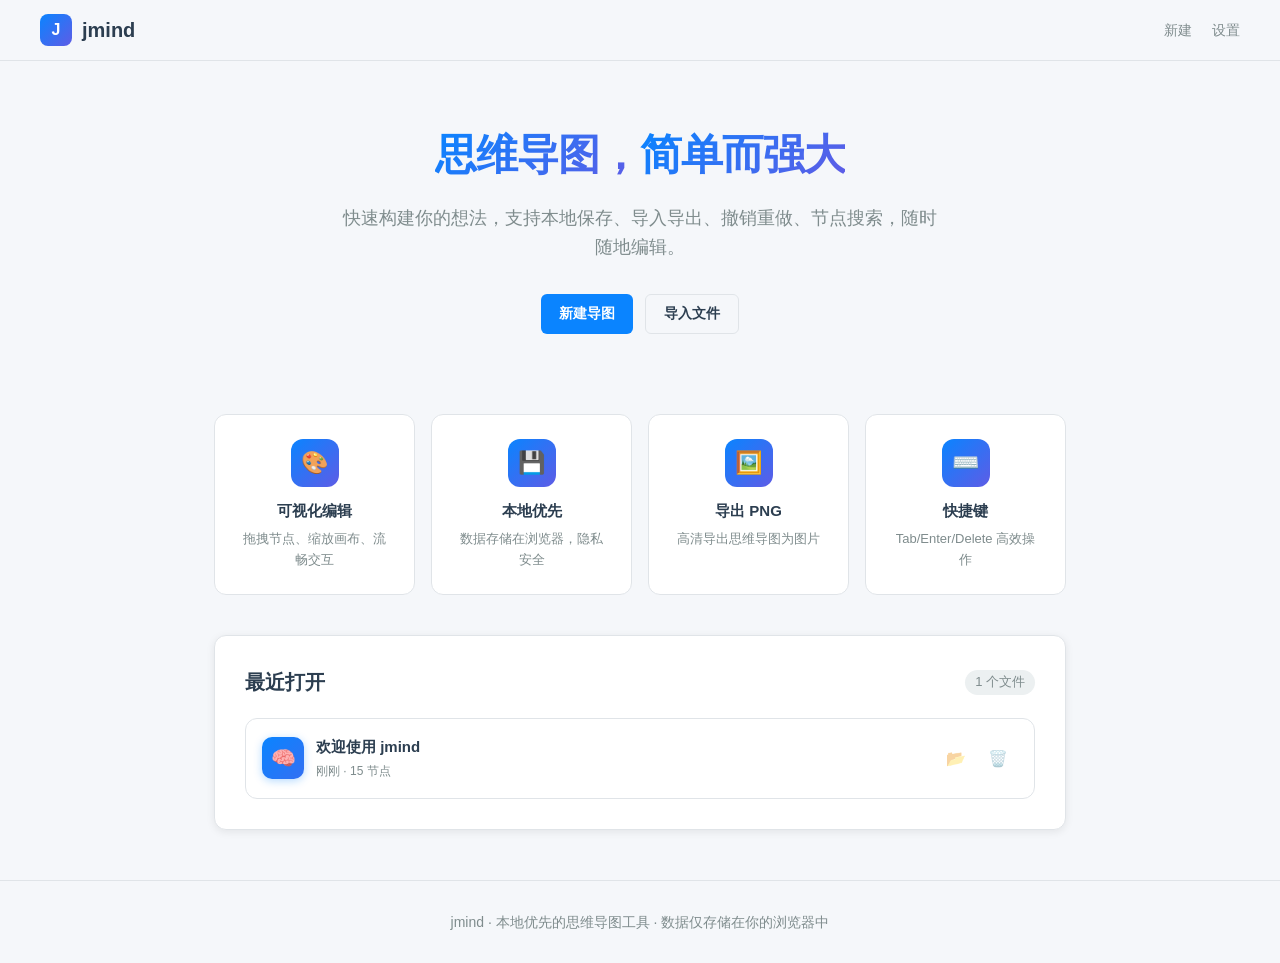
<file: index.html>
<!DOCTYPE html>
<html lang="zh-CN">
<head>
    <meta charset="UTF-8">
    <meta name="viewport" content="width=device-width, initial-scale=1.0">
    <meta name="description" content="jmind - 本地优先的在线思维导图工具，支持拖拽编辑、导出PNG、撤销重做、节点搜索">
    <title>jmind — 思维导图</title>
    <link rel="stylesheet" href="css/common.css?v=1.4.2">
    <link rel="stylesheet" href="css/index.css?v=1.4.2">
    <link rel="icon" href="data:image/svg+xml,<svg xmlns='http://www.w3.org/2000/svg' viewBox='0 0 100 100'><rect width='100' height='100' rx='20' fill='%230A84FF'/><text x='50' y='68' font-size='55' font-weight='bold' fill='white' text-anchor='middle' font-family='sans-serif'>J</text></svg>">
</head>
<body data-i18n-doc-title="index_title">
    <header class="site-header">
        <nav class="container" style="display:flex;align-items:center;justify-content:space-between;padding:14px 0;">
            <a href="index.html" class="logo">
                <span class="logo-icon">J</span> jmind
            </a>
            <div class="nav-links">
                <a href="editor.html" data-i18n="nav_new">新建</a>
                <a href="settings.html" data-i18n="nav_settings">设置</a>
            </div>
        </nav>
    </header>

    <div class="container">
        <section class="hero">
            <h1><span data-i18n="hero_title">思维导图，</span><span data-i18n="hero_title_span">简单而强大</span></h1>
            <p data-i18n="hero_sub">快速构建你的想法，支持本地保存、导入导出、撤销重做、节点搜索，随时随地编辑。</p>
            <div class="hero-actions">
                <button class="btn" id="btn-new" data-i18n="new_map">新建导图</button>
                <button class="btn btn-ghost" id="btn-import" data-i18n="import_file">导入文件</button>
            </div>
        </section>

        <section class="features">
            <div class="feature-card">
                <div class="feature-icon">🎨</div>
                <div class="feature-title" data-i18n="f_visual">可视化编辑</div>
                <div class="feature-desc" data-i18n="f_visual_desc">拖拽节点、缩放画布、流畅交互</div>
            </div>
            <div class="feature-card">
                <div class="feature-icon">💾</div>
                <div class="feature-title" data-i18n="f_local">本地优先</div>
                <div class="feature-desc" data-i18n="f_local_desc">数据存储在浏览器，隐私安全</div>
            </div>
            <div class="feature-card">
                <div class="feature-icon">🖼️</div>
                <div class="feature-title" data-i18n="f_export">导出 PNG</div>
                <div class="feature-desc" data-i18n="f_export_desc">高清导出思维导图为图片</div>
            </div>
            <div class="feature-card">
                <div class="feature-icon">⌨️</div>
                <div class="feature-title" data-i18n="f_shortcuts">快捷键</div>
                <div class="feature-desc" data-i18n="f_shortcuts_desc">Tab/Enter/Delete 高效操作</div>
            </div>
        </section>

        <div class="main-panel">
            <div class="section-title">
                <span data-i18n="recent">最近打开</span>
                <span class="count" id="file-count">0 个文件</span>
            </div>
            <div class="file-list" id="file-list">
                <div class="empty">加载中...</div>
            </div>
        </div>
    </div>

    <footer class="site-footer">
        <span data-i18n="footer">jmind · 本地优先的思维导图工具 · 数据仅存储在你的浏览器中</span>
    </footer>

    <input type="file" id="file-input" accept=".jmind,.json,application/json,text/plain">

    <div class="toast" id="toast"></div>

    <script src="js/storage.js?v=1.4.2"></script>
    <script src="js/i18n.js?v=1.4.2"></script>
    <script src="js/dialog.js?v=1.4.2"></script>
    <script src="js/index-app.js?v=1.4.2"></script>
</body>
</html>
</file>
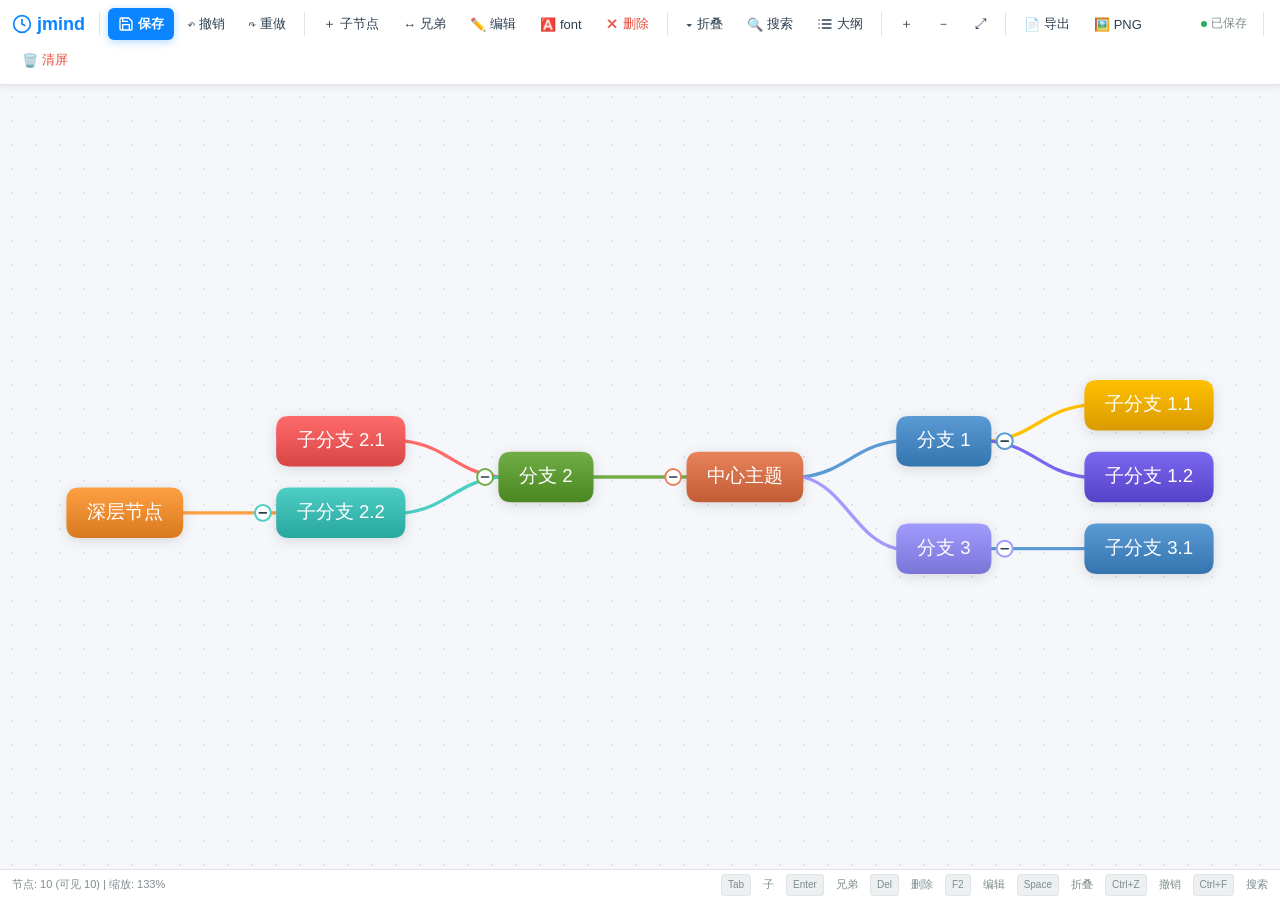
<file: editor.html>
<!DOCTYPE html>
<html lang="zh-CN">
<head>
    <meta charset="UTF-8">
    <meta name="viewport" content="width=device-width, initial-scale=1.0, user-scalable=no, maximum-scale=1.0, minimum-scale=1.0">
    <title>jmind - 编辑器</title>
    <link rel="stylesheet" href="css/common.css?v=1.4.3">
    <link rel="stylesheet" href="css/editor.css?v=1.4.3">
    <link rel="icon" href="data:image/svg+xml,<svg xmlns='http://www.w3.org/2000/svg' viewBox='0 0 100 100'><rect width='100' height='100' rx='20' fill='%230A84FF'/><text x='50' y='68' font-size='55' font-weight='bold' fill='white' text-anchor='middle' font-family='sans-serif'>J</text></svg>">
</head>
<body>
    <div id="app">
        <!-- 工具栏 -->
        <div class="toolbar" id="toolbar">
            <div class="logo" id="btn-back" data-i18n-title="back">
                <svg viewBox="0 0 24 24" fill="none" stroke="currentColor" stroke-width="2"><circle cx="12" cy="12" r="10"/><path d="M12 6v6l4 2"/></svg>
                jmind
            </div>
            <div class="divider"></div>
            <button id="btn-save" class="primary" data-i18n-title="save_title">
                <svg viewBox="0 0 24 24" fill="none" stroke="currentColor" stroke-width="2"><path d="M19 21H5a2 2 0 0 1-2-2V5a2 2 0 0 1 2-2h11l5 5v11a2 2 0 0 1-2 2z"/><polyline points="17 21 17 13 7 13 7 21"/><polyline points="7 3 7 8 15 8"/></svg>
                <span class="label" data-i18n="save">保存</span>
            </button>
            <button id="btn-undo" data-i18n-title="undo_title">↶ <span class="label" data-i18n="undo">撤销</span></button>
            <button id="btn-redo" data-i18n-title="redo_title">↷ <span class="label" data-i18n="redo">重做</span></button>
            <div class="divider"></div>
            <button id="btn-add-child" data-i18n-title="add_child_title">＋ <span class="label" data-i18n="add_child">子节点</span></button>
            <button id="btn-add-sibling" data-i18n-title="add_sibling_title">↔ <span class="label" data-i18n="add_sibling">兄弟</span></button>
            <button id="btn-edit" data-i18n-title="edit_title">✏️ <span class="label" data-i18n="edit">编辑</span></button>
            <button id="btn-font" data-i18n-title="font_title">🅰️ <span class="label" data-i18n="font">字体</span></button>
            <button id="btn-delete" class="danger" data-i18n-title="delete_title">✕ <span class="label" data-i18n="delete">删除</span></button>
            <div class="divider"></div>
            <button id="btn-collapse" data-i18n-title="collapse_title">▾ <span class="label" data-i18n="collapse">折叠</span></button>
            <button id="btn-search" data-i18n-title="search_title">🔍 <span class="label" data-i18n="search">搜索</span></button>
            <button id="btn-outline" data-i18n-title="outline_title">
                <svg viewBox="0 0 24 24" fill="none" stroke="currentColor" stroke-width="2" stroke-linecap="round" stroke-linejoin="round"><line x1="8" y1="6" x2="21" y2="6"/><line x1="8" y1="12" x2="21" y2="12"/><line x1="8" y1="18" x2="21" y2="18"/><line x1="3" y1="6" x2="3.01" y2="6"/><line x1="3" y1="12" x2="3.01" y2="12"/><line x1="3" y1="18" x2="3.01" y2="18"/></svg>
                <span class="label" data-i18n="outline">大纲</span>
            </button>
            <div class="divider"></div>
            <button id="btn-zoom-in" title="放大 (+)">＋</button>
            <button id="btn-zoom-out" title="缩小 (-)">－</button>
            <button id="btn-fit" title="适应画布 (0)">⤢</button>
            <div class="divider"></div>
            <button id="btn-export" data-i18n-title="export_title">📄 <span class="label" data-i18n="export">导出</span></button>
            <button id="btn-export-png" data-i18n-title="export_png_title">🖼️ <span class="label">PNG</span></button>
            <div class="spacer"></div>
            <div class="save-status" id="save-status">
                <span class="dot"></span>
                <span class="text" data-i18n="saved">已保存</span>
            </div>
            <div class="divider"></div>
            <button id="btn-clear" class="danger" data-i18n-title="clear_title">🗑️ <span class="label" data-i18n="clear">清屏</span></button>
        </div>

        <!-- 画布 -->
        <div class="canvas-container" id="canvas-container">
            <canvas id="canvas"></canvas>

            <!-- 浮动字体面板 -->
            <div class="font-toolbar" id="font-toolbar">
                <button type="button" class="font-tool-btn font-tool-btn-bold" data-font-prop="bold" title="加粗"><b>B</b></button>
                <button type="button" class="font-tool-btn font-tool-btn-italic" data-font-prop="italic" title="斜体"><i>I</i></button>
                <button type="button" class="font-tool-btn font-tool-btn-underline" data-font-prop="underline" title="下划线"><u>U</u></button>
                <div class="font-tool-divider"></div>
                <select class="font-tool-select" id="font-tool-size" title="字号">
                    <option value="12">12</option>
                    <option value="14" selected>14</option>
                    <option value="16">16</option>
                    <option value="18">18</option>
                    <option value="20">20</option>
                    <option value="24">24</option>
                    <option value="32">32</option>
                </select>
                <select class="font-tool-select" id="font-tool-family" title="字体">
                    <option value="default">默认</option>
                    <option value="song">宋体</option>
                    <option value="hei">黑体</option>
                    <option value="kai">楷体</option>
                    <option value="mono">等宽</option>
                </select>
                <div class="font-tool-divider"></div>
                <div class="font-tool-color-wrapper">
                    <button type="button" class="font-tool-color-btn" id="font-tool-color-btn" title="文字颜色">
                        <span class="font-tool-color-icon">A</span>
                        <span class="font-tool-color-bar" id="font-tool-color-bar"></span>
                    </button>
                    <div class="font-tool-color-picker" id="font-tool-color-picker"></div>
                </div>
            </div>

            <!-- 节点浮动快捷菜单 -->
            <div class="node-popup" id="node-popup">
                <button class="popup-btn" data-popup-action="add-child" title="添加子节点 (Tab)">
                    <svg viewBox="0 0 24 24" fill="none" stroke="currentColor" stroke-width="2.2" stroke-linecap="round"><path d="M12 5v14M5 12h14"/></svg>
                </button>
                <button class="popup-btn" data-popup-action="add-sibling" title="添加兄弟节点 (Enter)">
                    <svg viewBox="0 0 24 24" fill="none" stroke="currentColor" stroke-width="2.2" stroke-linecap="round"><path d="M8 6h13M8 12h13M8 18h13M3 6h.01M3 12h.01M3 18h.01"/></svg>
                </button>
                <button class="popup-btn" data-popup-action="edit" title="编辑文本 (F2)">
                    <svg viewBox="0 0 24 24" fill="none" stroke="currentColor" stroke-width="2" stroke-linecap="round" stroke-linejoin="round"><path d="M11 4H4a2 2 0 0 0-2 2v14a2 2 0 0 0 2 2h14a2 2 0 0 0 2-2v-7"/><path d="M18.5 2.5a2.121 2.121 0 0 1 3 3L12 15l-4 1 1-4 9.5-9.5z"/></svg>
                </button>
                <button class="popup-btn" data-popup-action="font" title="字体样式">
                    <svg viewBox="0 0 24 24" fill="none" stroke="currentColor" stroke-width="2" stroke-linecap="round" stroke-linejoin="round"><path d="M4 7V4h16v3"/><path d="M9 20h6"/><path d="M12 4v16"/></svg>
                </button>
                <button class="popup-btn" data-popup-action="toggle-collapse" title="折叠/展开 (Space)">
                    <svg viewBox="0 0 24 24" fill="none" stroke="currentColor" stroke-width="2.2" stroke-linecap="round"><polyline points="6 9 12 15 18 9"/></svg>
                </button>
                <button class="popup-btn" data-popup-action="duplicate" title="复制副本 (Ctrl+D)">
                    <svg viewBox="0 0 24 24" fill="none" stroke="currentColor" stroke-width="2" stroke-linecap="round" stroke-linejoin="round"><rect x="9" y="9" width="13" height="13" rx="2"/><path d="M5 15H4a2 2 0 0 1-2-2V4a2 2 0 0 1 2-2h9a2 2 0 0 1 2 2v1"/></svg>
                </button>
                <div class="popup-divider"></div>
                <button class="popup-btn danger" data-popup-action="delete" title="删除节点 (Del)">
                    <svg viewBox="0 0 24 24" fill="none" stroke="currentColor" stroke-width="2" stroke-linecap="round" stroke-linejoin="round"><polyline points="3 6 5 6 21 6"/><path d="M19 6v14a2 2 0 0 1-2 2H7a2 2 0 0 1-2-2V6m3 0V4a2 2 0 0 1 2-2h4a2 2 0 0 1 2 2v2"/></svg>
                </button>
            </div>

            <!-- 搜索栏 -->
            <div class="search-bar" id="search-bar">
                <input type="text" id="search-input" data-i18n-placeholder="search_placeholder" placeholder="搜索节点..." autocomplete="off">
                <span class="search-count" id="search-count"></span>
                <button class="search-nav-btn" id="search-prev" title="上一个 (Shift+Enter)">↑</button>
                <button class="search-nav-btn" id="search-next" title="下一个 (Enter)">↓</button>
                <button class="search-close" id="search-close" title="关闭 (Esc)">✕</button>
            </div>

            <!-- 大纲视图 -->
            <div class="outline-panel" id="outline-panel"></div>
        </div>

        <!-- 右键菜单 -->
        <div class="context-menu" id="context-menu">
            <div class="menu-item" data-action="add-child">➕ <span data-i18n="menu_add_child">添加子节点</span></div>
            <div class="menu-item" data-action="add-sibling">👥 <span data-i18n="menu_add_sibling">添加兄弟节点</span></div>
            <div class="menu-separator"></div>
            <div class="menu-item" data-action="edit">✏️ <span data-i18n="menu_edit_text">编辑文本</span></div>
            <div class="menu-item" data-action="change-color">🎨 <span data-i18n="menu_change_color">更改颜色</span></div>
            <div class="color-picker" id="color-picker"></div>
            <div class="menu-item" data-action="font-style">🅰️ <span data-i18n="menu_font_style">字体样式</span></div>
            <div class="font-panel" id="font-panel">
                <div class="font-toggles">
                    <button type="button" class="font-btn font-btn-bold" data-font-prop="bold" data-i18n-title="font_bold" title="粗体">B</button>
                    <button type="button" class="font-btn font-btn-italic" data-font-prop="italic" data-i18n-title="font_italic" title="斜体">I</button>
                    <button type="button" class="font-btn font-btn-underline" data-font-prop="underline" data-i18n-title="font_underline" title="下划线">U</button>
                </div>
                <label class="font-row">
                    <span data-i18n="font_size">字号</span>
                    <select id="font-size-select">
                        <option value="12">12</option>
                        <option value="14" selected>14</option>
                        <option value="16">16</option>
                        <option value="18">18</option>
                        <option value="20">20</option>
                        <option value="24">24</option>
                        <option value="32">32</option>
                    </select>
                </label>
                <label class="font-row">
                    <span data-i18n="font_family">字体</span>
                    <select id="font-family-select">
                        <option value="default" data-i18n="font_family_default">默认</option>
                        <option value="song" data-i18n="font_family_song">宋体</option>
                        <option value="hei" data-i18n="font_family_hei">黑体</option>
                        <option value="kai" data-i18n="font_family_kai">楷体</option>
                        <option value="mono" data-i18n="font_family_mono">等宽</option>
                    </select>
                </label>
            </div>
            <div class="menu-separator"></div>
            <div class="menu-item" data-action="toggle-collapse">🔽 <span data-i18n="menu_toggle_collapse">折叠/展开</span></div>
            <div class="menu-item" data-action="copy">📋 <span data-i18n="menu_copy">复制节点</span></div>
            <div class="menu-item" data-action="paste">📌 <span data-i18n="menu_paste">粘贴节点</span></div>
            <div class="menu-item" data-action="duplicate">📄 <span data-i18n="menu_duplicate">复制为副本</span></div>
            <div class="menu-separator"></div>
            <div class="menu-item danger" data-action="delete">🗑️ <span data-i18n="menu_delete">删除节点</span></div>
        </div>

        <!-- 拖拽指示 -->
        <div class="drop-indicator" id="drop-indicator"></div>

        <!-- Toast -->
        <div class="toast" id="toast"></div>

        <!-- 状态栏 -->
        <div class="status-bar">
            <div class="status-left">
                <span id="stats">节点: 0 | 缩放: 100%</span>
            </div>
            <div class="status-right">
                <kbd>Tab</kbd><span data-i18n="kbd_child">子</span>
                <kbd>Enter</kbd><span data-i18n="kbd_sibling">兄弟</span>
                <kbd>Del</kbd><span data-i18n="kbd_delete">删除</span>
                <kbd>F2</kbd><span data-i18n="kbd_edit">编辑</span>
                <kbd>Space</kbd><span data-i18n="kbd_fold">折叠</span>
                <kbd>Ctrl+Z</kbd><span data-i18n="kbd_undo">撤销</span>
                <kbd>Ctrl+F</kbd><span data-i18n="kbd_search">搜索</span>
            </div>
        </div>
    </div>

    <script src="js/storage.js?v=1.4.3"></script>
    <script src="js/i18n.js?v=1.4.3"></script>
    <script src="js/mindmap.js?v=1.4.3"></script>
    <script src="js/layout.js?v=1.4.3"></script>
    <script src="js/renderer.js?v=1.4.3"></script>
    <script src="js/outline.js?v=1.4.3"></script>
    <script src="js/dialog.js?v=1.4.3"></script>
    <script src="js/editor-app.js?v=1.4.3"></script>
</body>
</html>
</file>
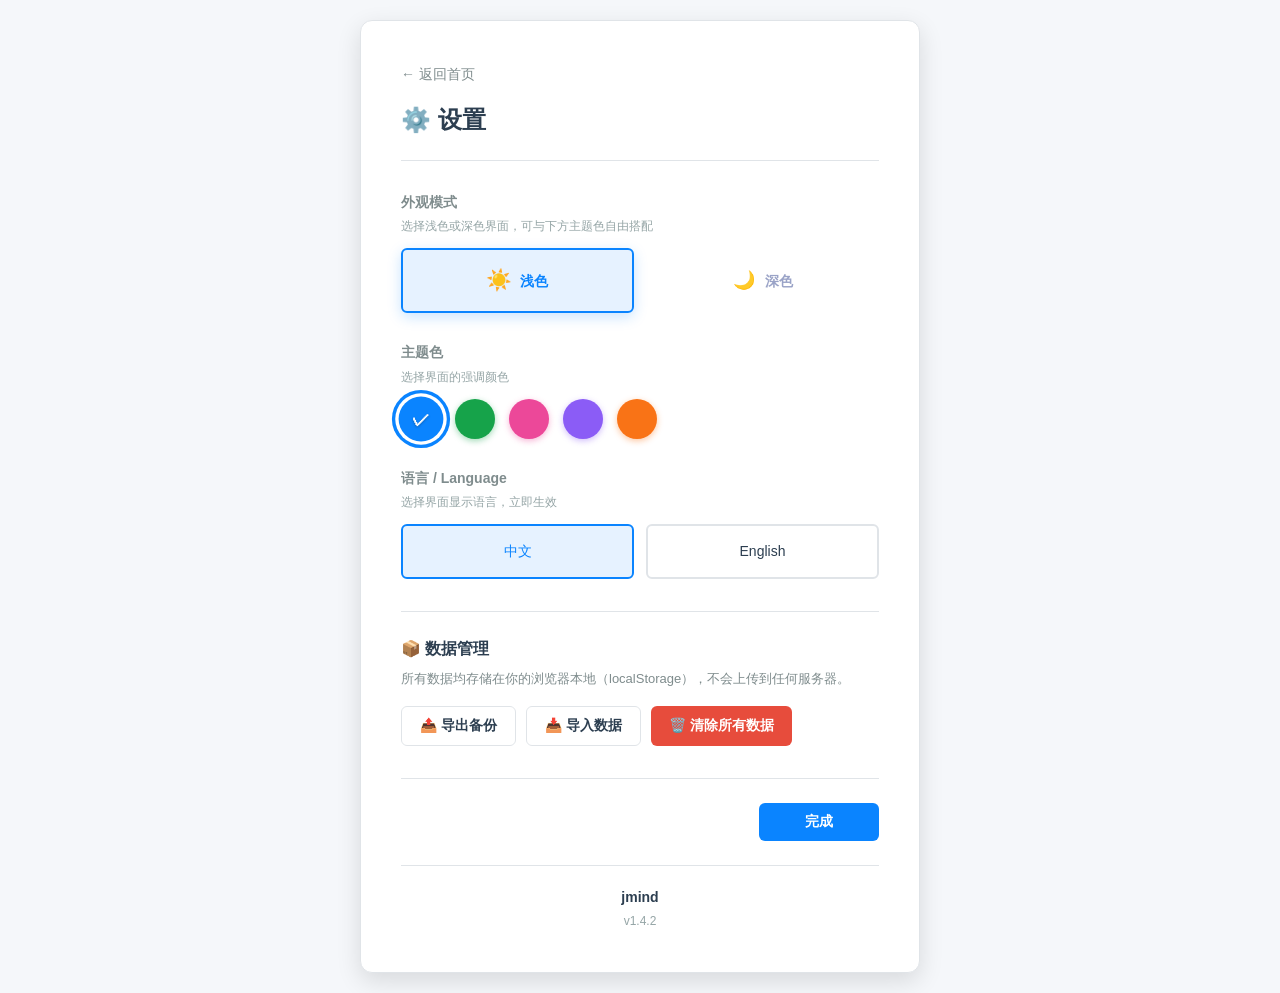
<file: settings.html>
<!DOCTYPE html>
<html lang="zh-CN">
<head>
    <meta charset="UTF-8">
    <meta name="viewport" content="width=device-width, initial-scale=1.0">
    <title>jmind - 设置</title>
    <link rel="stylesheet" href="css/common.css?v=1.4.2">
    <link rel="stylesheet" href="css/settings.css?v=1.4.2">
    <link rel="icon" href="data:image/svg+xml,<svg xmlns='http://www.w3.org/2000/svg' viewBox='0 0 100 100'><rect width='100' height='100' rx='20' fill='%230A84FF'/><text x='50' y='68' font-size='55' font-weight='bold' fill='white' text-anchor='middle' font-family='sans-serif'>J</text></svg>">
</head>
<body data-i18n-doc-title="settings_doc_title">
    <div class="settings-container">
        <a href="index.html" class="back-link" data-i18n="back">← 返回首页</a>

        <div class="settings-header">
            <h1><span data-i18n="settings_title">⚙️ 设置</span></h1>
        </div>

        <!-- 外观模式：浅色 / 深色 -->
        <div class="setting-group">
            <label>
                <span data-i18n="appearance">外观模式</span>
                <div class="setting-desc" data-i18n="appearance_desc">选择浅色或深色界面，可与下方主题色自由搭配</div>
            </label>
            <div class="mode-options" id="mode-options">
                <div class="mode-option" data-mode="light">
                    <span class="mode-icon">☀️</span>
                    <span class="mode-name" data-i18n="light">浅色</span>
                </div>
                <div class="mode-option" data-mode="dark">
                    <span class="mode-icon">🌙</span>
                    <span class="mode-name" data-i18n="dark">深色</span>
                </div>
            </div>
        </div>

        <!-- 主题色 -->
        <div class="setting-group">
            <label>
                <span data-i18n="accent">主题色</span>
                <div class="setting-desc" data-i18n="accent_desc">选择界面的强调颜色</div>
            </label>
            <div class="accent-options" id="accent-options">
                <div class="accent-swatch" data-accent="blue"   style="--sw:#0A84FF" data-i18n-title="accent"></div>
                <div class="accent-swatch" data-accent="green"  style="--sw:#16a34a" data-i18n-title="accent"></div>
                <div class="accent-swatch" data-accent="pink"   style="--sw:#ec4899" data-i18n-title="accent"></div>
                <div class="accent-swatch" data-accent="purple" style="--sw:#8b5cf6" data-i18n-title="accent"></div>
                <div class="accent-swatch" data-accent="orange" style="--sw:#f97316" data-i18n-title="accent"></div>
            </div>
        </div>

        <!-- 语言 -->
        <div class="setting-group">
            <label>
                语言 / Language
                <div class="setting-desc" data-i18n="language_desc">选择界面显示语言，立即生效</div>
            </label>
            <div class="language-options" id="language-options">
                <div class="language-option" data-lang="zh">中文</div>
                <div class="language-option" data-lang="en">English</div>
            </div>
        </div>

        <!-- 数据管理 -->
        <div class="data-section">
            <h3 data-i18n="data_section">📦 数据管理</h3>
            <p data-i18n="data_desc">所有数据均存储在你的浏览器本地（localStorage），不会上传到任何服务器。</p>
            <div style="display:flex;gap:10px;flex-wrap:wrap;">
                <button class="btn btn-ghost" id="btn-export-data"><span data-i18n="export_backup">📤 导出备份</span></button>
                <button class="btn btn-ghost" id="btn-import-data">📥 导入数据</button>
                <button class="btn btn-danger" id="btn-clear-data"><span data-i18n="clear_data">🗑️ 清除所有数据</span></button>
            </div>
        </div>

        <!-- 操作 -->
        <div class="actions">
            <button class="btn" id="btn-save" data-i18n="done">完成</button>
        </div>

        <!-- 关于 -->
        <div class="about-section">
            <div class="app-name">jmind</div>
            <div class="version" id="app-version">v1.4.2</div>
        </div>
    </div>

    <div class="toast" id="toast"></div>

    <script src="js/storage.js?v=1.4.2"></script>
    <script src="js/i18n.js?v=1.4.2"></script>
    <script src="js/dialog.js?v=1.4.2"></script>
    <script src="js/settings-app.js?v=1.4.2"></script>
</body>
</html>
</file>
<file: css/common.css>
/* ============================================================
   jmind - Common Styles
   共享样式：主题变量、重置、导航栏、按钮、Toast、弹窗
   ============================================================ */

/* ---------- 主题变量：外观模式(light/dark) × 强调色(accent) ---------- */
:root,
[data-mode="light"] {
  /* 中性色 —— 浅色 */
  --bg: #f5f7fa;
  --bg-secondary: #ffffff;
  --panel: #ffffff;
  --text: #2c3e50;
  --text-secondary: #7f8c8d;
  --muted: #95a5a6;
  --border: #e0e4e8;
  --border-light: #ecf0f1;
  --danger: #e74c3c;
  --danger-hover: #c0392b;
  --success: #27ae60;
  --warning: #f39c12;
  --radius: 12px;
  --radius-sm: 6px;
  --shadow: 0 2px 8px rgba(0,0,0,0.08);
  --shadow-lg: 0 8px 24px rgba(0,0,0,0.12);
  --font: -apple-system, BlinkMacSystemFont, 'Segoe UI', 'PingFang SC', 'Microsoft YaHei', sans-serif;
  --transition: 0.2s ease;
  /* 默认强调色：蓝 */
  --accent: #0A84FF;
  --accent2: #5E5CE6;
  --accent-hover: #0066CC;
  --accent-soft: rgba(10,132,255,0.10);
  --accent-rgb: 10,132,255;
}

[data-mode="dark"] {
  /* 中性色 —— 深色 */
  --bg: #0b1020;
  --bg-secondary: #11183a;
  --panel: #141c44;
  --text: #e8ecff;
  --text-secondary: #9aa3c7;
  --muted: #6b7394;
  --border: rgba(255,255,255,0.1);
  --border-light: rgba(255,255,255,0.05);
  --danger: #ff6b6b;
  --danger-hover: #ee5a5a;
  --success: #2ecc71;
  --warning: #f1c40f;
  --shadow: 0 2px 8px rgba(0,0,0,0.3);
  --shadow-lg: 0 8px 24px rgba(0,0,0,0.5);
}

/* 强调色板（浅/深通用，彼此区分明显） */
[data-accent="blue"]   { --accent:#0A84FF; --accent2:#5E5CE6; --accent-hover:#0066CC; --accent-soft:rgba(10,132,255,.10);  --accent-rgb:10,132,255; }
[data-accent="green"]  { --accent:#16a34a; --accent2:#34d399; --accent-hover:#15803d; --accent-soft:rgba(22,163,74,.10);  --accent-rgb:22,163,74; }
[data-accent="pink"]   { --accent:#ec4899; --accent2:#f472b6; --accent-hover:#db2777; --accent-soft:rgba(236,72,153,.10); --accent-rgb:236,72,153; }
[data-accent="purple"] { --accent:#8b5cf6; --accent2:#a78bfa; --accent-hover:#7c3aed; --accent-soft:rgba(139,92,246,.10); --accent-rgb:139,92,246; }
[data-accent="orange"] { --accent:#f97316; --accent2:#fb923c; --accent-hover:#ea580c; --accent-soft:rgba(249,115,22,.10); --accent-rgb:249,115,22; }

/* 深色模式下提亮强调色，保证深底对比度 */
[data-mode="dark"][data-accent="blue"]   { --accent:#409CFF; --accent-hover:#6bb3ff; --accent-soft:rgba(64,156,255,.16);  --accent-rgb:64,156,255; }
[data-mode="dark"][data-accent="green"]  { --accent:#22c55e; --accent-hover:#4ade80; --accent-soft:rgba(34,197,94,.16);   --accent-rgb:34,197,94; }
[data-mode="dark"][data-accent="pink"]   { --accent:#f472b6; --accent-hover:#f9a8d4; --accent-soft:rgba(244,114,182,.16); --accent-rgb:244,114,182; }
[data-mode="dark"][data-accent="purple"] { --accent:#a78bfa; --accent-hover:#c4b5fd; --accent-soft:rgba(167,139,250,.18); --accent-rgb:167,139,250; }
[data-mode="dark"][data-accent="orange"] { --accent:#fb923c; --accent-hover:#fdba74; --accent-soft:rgba(251,146,60,.16);  --accent-rgb:251,146,60; }

/* ---------- Reset ---------- */
*, *::before, *::after { margin: 0; padding: 0; box-sizing: border-box; }

html { font-size: 16px; -webkit-font-smoothing: antialiased; -moz-osx-font-smoothing: grayscale; }

body {
  font-family: var(--font);
  background: var(--bg);
  color: var(--text);
  line-height: 1.6;
  min-height: 100vh;
  transition: background 0.35s ease, color 0.35s ease;
  animation: pageIn 0.45s cubic-bezier(0.22, 1, 0.36, 1) both;
}

@keyframes pageIn {
  from { opacity: 0; transform: translateY(10px); }
  to   { opacity: 1; transform: translateY(0); }
}

a { color: var(--accent); text-decoration: none; transition: color 0.2s; }
a:hover { color: var(--accent-hover); }

button { font-family: var(--font); cursor: pointer; border: none; outline: none; }

/* ---------- 顶部导航 ---------- */
.site-header {
  width: 100%;
  backdrop-filter: blur(12px);
  -webkit-backdrop-filter: blur(12px);
  background: color-mix(in srgb, var(--bg) 80%, transparent);
  border-bottom: 1px solid var(--border);
  position: sticky;
  top: 0;
  z-index: 50;
  animation: headerSlide 0.5s cubic-bezier(0.22, 1, 0.36, 1) both;
}

@keyframes headerSlide {
  from { opacity: 0; transform: translateY(-100%); }
  to   { opacity: 1; transform: translateY(0); }
}

.site-header .container {
  display: flex;
  align-items: center;
  justify-content: space-between;
  padding: 14px 24px;
  max-width: 1200px;
  margin: 0 auto;
}

.logo {
  display: flex;
  align-items: center;
  gap: 10px;
  font-weight: 800;
  font-size: 20px;
  color: var(--text);
  text-decoration: none;
}

.logo-icon {
  width: 32px;
  height: 32px;
  border-radius: 8px;
  background: linear-gradient(135deg, var(--accent), var(--accent2), var(--accent));
  background-size: 200% 200%;
  animation: gradientFlow 6s ease infinite;
  display: flex;
  align-items: center;
  justify-content: center;
  color: #fff;
  font-weight: 700;
  font-size: 16px;
  transition: transform 0.3s cubic-bezier(0.34, 1.56, 0.64, 1);
}

.logo:hover .logo-icon { transform: rotate(-10deg) scale(1.08); }

@keyframes gradientFlow {
  0%, 100% { background-position: 0% 50%; }
  50%      { background-position: 100% 50%; }
}

.nav-links { display: flex; gap: 20px; align-items: center; }

.nav-links a {
  color: var(--text-secondary);
  font-size: 14px;
  font-weight: 500;
  text-decoration: none;
  position: relative;
  transition: color 0.2s;
}

.nav-links a::after {
  content: '';
  position: absolute;
  left: 0;
  bottom: -4px;
  width: 100%;
  height: 2px;
  border-radius: 2px;
  background: var(--accent);
  transform: scaleX(0);
  transform-origin: left;
  transition: transform 0.25s cubic-bezier(0.22, 1, 0.36, 1);
}

.nav-links a:hover { color: var(--text); }
.nav-links a:hover::after { transform: scaleX(1); }

/* ---------- 按钮 ---------- */
.btn {
  display: inline-flex;
  align-items: center;
  justify-content: center;
  gap: 6px;
  padding: 10px 18px;
  border-radius: var(--radius-sm);
  font-weight: 600;
  font-size: 14px;
  cursor: pointer;
  border: none;
  transition: transform 0.15s cubic-bezier(0.34, 1.56, 0.64, 1), opacity 0.2s, background 0.2s, box-shadow 0.2s;
  background: var(--accent);
  color: #fff;
  text-decoration: none;
  position: relative;
  overflow: hidden;
}

/* 光泽扫过 */
.btn::before {
  content: '';
  position: absolute;
  top: 0;
  left: -120%;
  width: 60%;
  height: 100%;
  background: linear-gradient(100deg, transparent, rgba(255,255,255,0.35), transparent);
  transform: skewX(-20deg);
  transition: left 0.5s ease;
}

.btn:hover {
  opacity: 1;
  background: var(--accent-hover);
  color: #fff;
  transform: translateY(-2px);
  box-shadow: 0 6px 16px color-mix(in srgb, var(--accent) 35%, transparent);
}

.btn:hover::before { left: 130%; }
.btn:active { transform: scale(0.96); }

.btn-ghost {
  background: transparent;
  color: var(--text);
  border: 1px solid var(--border);
  box-shadow: none;
}

.btn-ghost::before { display: none; }
.btn-ghost:hover { background: var(--border-light); opacity: 1; color: var(--text); box-shadow: var(--shadow); }

.btn-danger { background: var(--danger); color: #fff; }
.btn-danger:hover { background: var(--danger-hover); opacity: 1; box-shadow: 0 6px 16px rgba(231,76,60,0.3); }

/* ---------- Toast ---------- */
.toast {
  position: fixed;
  bottom: 60px;
  left: 50%;
  transform: translateX(-50%);
  background: var(--text);
  color: var(--bg);
  padding: 10px 20px;
  border-radius: var(--radius-sm);
  font-size: 13px;
  z-index: 1000;
  opacity: 0;
  transition: opacity 0.3s, transform 0.3s;
  pointer-events: none;
  box-shadow: var(--shadow-lg);
}

.toast.show { opacity: 1; transform: translateX(-50%) translateY(-8px); }
.toast.success { background: var(--success); color: #fff; }
.toast.error { background: var(--danger); color: #fff; }
.toast.warning { background: var(--warning); color: #fff; }

/* ---------- 自定义模态弹窗 ---------- */
.dialog-overlay {
  position: fixed;
  inset: 0;
  background: rgba(0, 0, 0, 0.45);
  backdrop-filter: blur(4px);
  -webkit-backdrop-filter: blur(4px);
  display: flex;
  align-items: center;
  justify-content: center;
  z-index: 2000;
  opacity: 0;
  visibility: hidden;
  transition: opacity 0.2s ease, visibility 0.2s ease;
}

.dialog-overlay.show {
  opacity: 1;
  visibility: visible;
}

.dialog-box {
  background: var(--bg-secondary);
  border-radius: var(--radius);
  box-shadow: var(--shadow-lg);
  padding: 28px 28px 22px;
  max-width: 420px;
  width: calc(100% - 48px);
  text-align: center;
  transform: scale(0.9) translateY(10px);
  transition: transform 0.25s cubic-bezier(0.34, 1.56, 0.64, 1);
  border: 1px solid var(--border);
}

.dialog-overlay.show .dialog-box {
  transform: scale(1) translateY(0);
}

.dialog-icon {
  width: 52px;
  height: 52px;
  border-radius: 50%;
  margin: 0 auto 16px;
  display: flex;
  align-items: center;
  justify-content: center;
  font-size: 26px;
}

.dialog-icon-warning { background: rgba(243, 156, 18, 0.15); }
.dialog-icon-danger { background: rgba(231, 76, 60, 0.15); }
.dialog-icon-info { background: rgba(10, 132, 255, 0.15); }
.dialog-icon-success { background: rgba(39, 174, 96, 0.15); }

.dialog-title {
  font-size: 18px;
  font-weight: 700;
  color: var(--text);
  margin-bottom: 10px;
}

.dialog-message {
  font-size: 14px;
  color: var(--text-secondary);
  line-height: 1.6;
  margin-bottom: 22px;
}

.dialog-actions {
  display: flex;
  gap: 10px;
  justify-content: center;
}

.dialog-btn {
  padding: 9px 22px;
  border-radius: var(--radius-sm);
  font-size: 14px;
  font-weight: 600;
  cursor: pointer;
  border: none;
  transition: transform 0.15s, background 0.2s, box-shadow 0.2s;
}

.dialog-btn:active { transform: scale(0.96); }

.dialog-btn-confirm {
  background: var(--accent);
  color: #fff;
}

.dialog-btn-confirm:hover {
  background: var(--accent-hover);
  box-shadow: 0 4px 12px color-mix(in srgb, var(--accent) 35%, transparent);
}

.dialog-btn-cancel {
  background: var(--border-light);
  color: var(--text);
}

.dialog-btn-cancel:hover {
  background: var(--border);
}

/* ---------- 页脚 ---------- */
.site-footer {
  width: 100%;
  text-align: center;
  padding: 30px 0;
  color: var(--text-secondary);
  font-size: 14px;
  border-top: 1px solid var(--border);
  margin-top: auto;
}

/* ---------- 工具类 ---------- */
.container { width: 100%; max-width: 900px; padding: 0 24px; margin: 0 auto; }
.hidden { display: none !important; }

/* ---------- 通用上浮入场（页面模块可复用） ---------- */
@keyframes fadeUp {
  from { opacity: 0; transform: translateY(18px); }
  to   { opacity: 1; transform: translateY(0); }
}

@keyframes popIn {
  0%   { opacity: 0; transform: scale(0.9); }
  60%  { transform: scale(1.02); }
  100% { opacity: 1; transform: scale(1); }
}

/* ---------- 尊重系统"减少动态效果"设置 ---------- */
@media (prefers-reduced-motion: reduce) {
  *, *::before, *::after {
    animation-duration: 0.01ms !important;
    animation-iteration-count: 1 !important;
    transition-duration: 0.01ms !important;
    scroll-behavior: auto !important;
  }
}
</file>
<file: css/index.css>
/* ============================================================
   jmind - Homepage Styles
   ============================================================ */

body { display: flex; flex-direction: column; align-items: center; }

.hero {
  text-align: center;
  padding: 60px 0 40px;
  position: relative;
}

.hero h1 {
  font-size: 42px;
  font-weight: 800;
  letter-spacing: -1px;
  margin-bottom: 16px;
  animation: heroIn 0.7s cubic-bezier(0.22, 1, 0.36, 1) both;
}

.hero h1 span {
  background: linear-gradient(135deg, var(--accent), var(--accent2), var(--accent));
  background-size: 200% 200%;
  -webkit-background-clip: text;
  background-clip: text;
  color: transparent;
  animation: gradientFlow 6s ease infinite;
}

.hero p {
  font-size: 18px;
  color: var(--text-secondary);
  max-width: 600px;
  margin: 0 auto 32px;
  animation: heroIn 0.7s 0.12s cubic-bezier(0.22, 1, 0.36, 1) both;
}

.hero-actions {
  display: flex;
  gap: 12px;
  justify-content: center;
  flex-wrap: wrap;
  animation: heroIn 0.7s 0.22s cubic-bezier(0.22, 1, 0.36, 1) both;
}

@keyframes heroIn {
  from { opacity: 0; transform: translateY(26px); }
  to   { opacity: 1; transform: translateY(0); }
}

.main-panel {
  background: var(--panel);
  border-radius: var(--radius);
  border: 1px solid var(--border);
  padding: 30px;
  margin: 30px 0 50px;
  box-shadow: var(--shadow);
  animation: fadeUp 0.6s 0.3s cubic-bezier(0.22, 1, 0.36, 1) both;
}

.section-title {
  font-size: 20px;
  font-weight: 700;
  margin-bottom: 20px;
  color: var(--text);
  display: flex;
  align-items: center;
  justify-content: space-between;
}

.section-title .count {
  font-size: 13px;
  font-weight: 500;
  color: var(--text-secondary);
  background: var(--border-light);
  padding: 2px 10px;
  border-radius: 20px;
}

.file-list { display: flex; flex-direction: column; gap: 12px; }

.file-item {
  display: flex;
  align-items: center;
  justify-content: space-between;
  padding: 16px 18px 16px 16px;
  border-radius: 12px;
  background: var(--panel);
  border: 1px solid var(--border);
  cursor: pointer;
  position: relative;
  transition: transform 0.18s cubic-bezier(0.34,1.56,0.64,1), border-color 0.2s, background 0.2s, box-shadow 0.2s;
  animation: fileSlide 0.4s cubic-bezier(0.22, 1, 0.36, 1) both;
}

.file-item:nth-child(1) { animation-delay: 0.02s; }
.file-item:nth-child(2) { animation-delay: 0.07s; }
.file-item:nth-child(3) { animation-delay: 0.12s; }
.file-item:nth-child(4) { animation-delay: 0.17s; }
.file-item:nth-child(5) { animation-delay: 0.22s; }
.file-item:nth-child(n+6) { animation-delay: 0.27s; }

@keyframes fileSlide {
  from { opacity: 0; transform: translateX(-16px); }
  to   { opacity: 1; transform: translateX(0); }
}

/* 左侧文件图标 */
.file-item::before {
  content: '🧠';
  position: absolute;
  left: 16px;
  top: 50%;
  transform: translateY(-50%);
  width: 42px;
  height: 42px;
  border-radius: 10px;
  background: linear-gradient(135deg, var(--accent), var(--accent2));
  background-size: 200% 200%;
  animation: gradientFlow 6s ease infinite;
  display: flex;
  align-items: center;
  justify-content: center;
  font-size: 20px;
  color: #fff;
  flex-shrink: 0;
  box-shadow: 0 2px 8px color-mix(in srgb, var(--accent) 30%, transparent);
  transition: transform 0.3s cubic-bezier(0.34,1.56,0.64,1);
}

.file-item:hover {
  border-color: var(--accent);
  background: color-mix(in srgb, var(--accent) 5%, var(--panel));
  transform: translateX(4px);
  box-shadow: 0 4px 14px color-mix(in srgb, var(--accent) 14%, transparent);
}

.file-item:hover::before {
  transform: translateY(-50%) scale(1.12) rotate(-6deg);
}

.file-info { flex: 1; min-width: 0; margin-left: 54px; }

.file-name {
  font-weight: 700;
  font-size: 15px;
  white-space: nowrap;
  overflow: hidden;
  text-overflow: ellipsis;
  color: var(--text);
}

.file-meta {
  font-size: 12px;
  color: var(--text-secondary);
  margin-top: 3px;
}

.file-actions { 
  display: flex; 
  gap: 6px; 
  align-items: center; 
  margin-left: 12px; 
  opacity: 0.5;
  transition: opacity 0.2s;
}

.file-item:hover .file-actions {
  opacity: 1;
}

.file-date { color: var(--text-secondary); font-size: 13px; margin-right: 8px; white-space: nowrap; }

.icon-btn {
  width: 36px;
  height: 36px;
  border-radius: 8px;
  display: flex;
  align-items: center;
  justify-content: center;
  background: transparent;
  color: var(--text-secondary);
  font-size: 16px;
  transition: all 0.2s, transform 0.15s cubic-bezier(0.34,1.56,0.64,1);
  border: none;
  cursor: pointer;
}

.icon-btn:hover { 
  background: var(--accent-soft); 
  color: var(--accent); 
  transform: scale(1.1); 
}
.icon-btn:active { transform: scale(0.9); }
.icon-btn.danger:hover { background: rgba(231,76,60,0.15); color: var(--danger); }

.empty {
  text-align: center;
  color: var(--text-secondary);
  padding: 40px 20px;
  animation: popIn 0.45s cubic-bezier(0.34,1.56,0.64,1) both;
}

.empty-icon {
  font-size: 48px;
  margin-bottom: 12px;
  opacity: 0.5;
  animation: floaty 3s ease-in-out infinite;
}

@keyframes floaty {
  0%, 100% { transform: translateY(0); }
  50%      { transform: translateY(-8px); }
}

.empty-text { font-size: 15px; margin-bottom: 16px; }

input[type="file"] { display: none; }

/* 特性展示 */
.features {
  display: grid;
  grid-template-columns: repeat(auto-fit, minmax(200px, 1fr));
  gap: 16px;
  margin: 40px 0;
}

.feature-card {
  background: var(--panel);
  border: 1px solid var(--border);
  border-radius: var(--radius);
  padding: 24px;
  text-align: center;
  transition: transform 0.25s cubic-bezier(0.34,1.56,0.64,1), box-shadow 0.25s, border-color 0.25s;
  animation: fadeUp 0.55s cubic-bezier(0.22,1,0.36,1) both;
}

.features .feature-card:nth-child(1) { animation-delay: 0.28s; }
.features .feature-card:nth-child(2) { animation-delay: 0.35s; }
.features .feature-card:nth-child(3) { animation-delay: 0.42s; }
.features .feature-card:nth-child(4) { animation-delay: 0.49s; }

.feature-card:hover {
  transform: translateY(-6px);
  box-shadow: var(--shadow-lg);
  border-color: color-mix(in srgb, var(--accent) 40%, var(--border));
}

.feature-icon {
  width: 48px;
  height: 48px;
  border-radius: 12px;
  background: linear-gradient(135deg, var(--accent), var(--accent2), var(--accent));
  background-size: 200% 200%;
  animation: gradientFlow 6s ease infinite;
  display: flex;
  align-items: center;
  justify-content: center;
  margin: 0 auto 12px;
  font-size: 22px;
  color: #fff;
  transition: transform 0.3s cubic-bezier(0.34,1.56,0.64,1);
}

.feature-card:hover .feature-icon { transform: scale(1.12) rotate(-8deg); }

.feature-title { font-weight: 700; font-size: 15px; margin-bottom: 6px; }
.feature-desc { font-size: 13px; color: var(--text-secondary); }

@media (max-width: 600px) {
  .hero h1 { font-size: 32px; }
  .main-panel { padding: 20px; }
  .file-date { display: none; }
  .file-item::before { width: 36px; height: 36px; font-size: 18px; }
  .file-info { margin-left: 48px; }
}
</file>
<file: css/editor.css>
/* ============================================================
   jmind - Editor Styles
   ============================================================ */

body { overflow: hidden; height: 100vh; width: 100vw; user-select: none; -webkit-user-select: none; -webkit-tap-highlight-color: transparent; }

#app { display: flex; flex-direction: column; height: 100vh; width: 100vw; }

/* ---------- 工具栏 ---------- */
.toolbar {
  display: flex;
  align-items: center;
  gap: 4px;
  padding: 8px 12px;
  background: var(--bg-secondary);
  border-bottom: 1px solid var(--border);
  box-shadow: var(--shadow);
  z-index: 10;
  flex-shrink: 0;
  flex-wrap: wrap;
}

.toolbar .logo {
  font-size: 18px;
  font-weight: 700;
  color: var(--accent);
  margin-right: 6px;
  display: flex;
  align-items: center;
  gap: 5px;
  cursor: pointer;
}

.toolbar .logo svg { width: 20px; height: 20px; }

.divider { width: 1px; height: 24px; background: var(--border); margin: 0 4px; flex-shrink: 0; }

.toolbar button {
  display: flex;
  align-items: center;
  justify-content: center;
  gap: 4px;
  padding: 6px 10px;
  border: none;
  border-radius: var(--radius-sm);
  background: transparent;
  color: var(--text);
  cursor: pointer;
  font-size: 13px;
  font-family: var(--font);
  transition: var(--transition);
  white-space: nowrap;
  min-width: 32px;
  min-height: 32px;
}

.toolbar button:hover { background: var(--border-light); }
.toolbar button:active { background: var(--border); }
.toolbar button.primary { background: var(--accent); color: #fff; font-weight: 600; border-radius: var(--radius-sm); }
.toolbar button.primary:hover { background: var(--accent-hover); }
.toolbar button.danger { color: var(--danger); }
.toolbar button.danger:hover { background: rgba(231,76,60,0.1); }
.toolbar button svg { width: 16px; height: 16px; }
.toolbar button .label { font-size: 13px; }

.toolbar .spacer { flex: 1; }

.save-status {
  font-size: 12px;
  color: var(--text-secondary);
  display: flex;
  align-items: center;
  gap: 4px;
  padding: 0 8px;
}

.save-status .dot {
  width: 6px;
  height: 6px;
  border-radius: 50%;
  background: var(--muted);
}

.save-status.saved .dot { background: var(--success); }
.save-status.dirty .dot { background: var(--warning); }

@media (max-width: 768px) {
  .toolbar button .label { display: none; }
  .save-status { display: none; }
}

/* ---------- 画布 ---------- */
.canvas-container {
  flex: 1;
  position: relative;
  overflow: hidden;
  cursor: grab;
  background: var(--bg);
  background-image: radial-gradient(circle, var(--border) 1px, transparent 1px);
  background-size: 24px 24px;
  min-height: 0;
  touch-action: none;
}

.canvas-container:active { cursor: grabbing; }
.canvas-container.dragging-node { cursor: move; }

#canvas { display: block; width: 100%; height: 100%; position: absolute; top: 0; left: 0; }

/* ---------- 节点编辑器 ---------- */
.node-editor {
  position: absolute;
  z-index: 20;
  border: 2px solid var(--accent);
  border-radius: var(--radius-sm);
  background: var(--bg-secondary);
  padding: 6px 12px;
  font-size: 14px;
  font-family: var(--font);
  color: var(--text);
  outline: none;
  min-width: 60px;
  max-width: 300px;
  text-align: center;
  box-shadow: 0 0 0 4px color-mix(in srgb, var(--accent) 20%, transparent), var(--shadow-lg);
  resize: none;
  overflow: hidden;
  white-space: nowrap;
  user-select: text;
  -webkit-user-select: text;
}

/* ---------- 右键菜单 ---------- */
.context-menu {
  position: absolute;
  z-index: 50;
  background: var(--bg-secondary);
  border-radius: var(--radius);
  box-shadow: var(--shadow-lg);
  border: 1px solid var(--border);
  padding: 6px 0;
  min-width: 200px;
  display: none;
  animation: menuIn 0.15s ease;
}

.context-menu.active { display: block; }

.context-menu .menu-item {
  padding: 9px 16px;
  font-size: 13px;
  cursor: pointer;
  display: flex;
  align-items: center;
  gap: 10px;
  color: var(--text);
}

.context-menu .menu-item:hover { background: var(--border-light); }
.context-menu .menu-item.danger { color: var(--danger); }
.context-menu .menu-item.danger:hover { background: rgba(231,76,60,0.1); }
.context-menu .menu-separator { height: 1px; background: var(--border); margin: 4px 0; }

/* 颜色选择子菜单 */
.color-picker {
  display: none;
  padding: 10px 16px;
  gap: 8px;
  flex-wrap: wrap;
}

.color-picker.active { display: flex; }

.color-swatch {
  width: 24px;
  height: 24px;
  border-radius: 6px;
  cursor: pointer;
  border: 2px solid transparent;
  transition: transform 0.15s, border-color 0.15s;
}

.color-swatch:hover { transform: scale(1.15); }
.color-swatch.selected { border-color: var(--text); }

/* 字体样式面板 */
.font-panel {
  display: none;
  padding: 10px 16px;
  gap: 10px;
  flex-direction: column;
}

.font-panel.active { display: flex; }

.font-toggles { display: flex; gap: 6px; }

.font-btn {
  width: 34px;
  height: 30px;
  border-radius: 6px;
  border: 1px solid var(--border);
  background: transparent;
  color: var(--text);
  cursor: pointer;
  font-size: 15px;
  font-family: var(--font);
  transition: background 0.12s, color 0.12s, border-color 0.12s;
  display: flex;
  align-items: center;
  justify-content: center;
}

.font-btn:hover { background: var(--border-light); }
.font-btn.active {
  background: var(--accent);
  border-color: var(--accent);
  color: #fff;
}

.font-btn-bold { font-weight: 700; }
.font-btn-italic { font-style: italic; }
.font-btn-underline { text-decoration: underline; }

.font-row {
  display: flex;
  align-items: center;
  justify-content: space-between;
  gap: 10px;
  font-size: 12px;
  color: var(--text-secondary);
}

.font-row select {
  flex: 1;
  max-width: 130px;
  padding: 5px 8px;
  border-radius: 6px;
  border: 1px solid var(--border);
  background: var(--bg-secondary);
  color: var(--text);
  font-size: 12px;
  font-family: var(--font);
  outline: none;
}

@keyframes menuIn { from { opacity: 0; transform: scale(0.95); } to { opacity: 1; transform: scale(1); } }

/* ---------- 浮动字体面板 ---------- */
.font-toolbar {
  position: fixed;
  z-index: 35;
  display: none;
  align-items: center;
  gap: 4px;
  padding: 8px 10px;
  background: var(--bg-secondary);
  border: 1px solid var(--border);
  border-radius: 10px;
  box-shadow: 0 6px 24px rgba(0,0,0,0.15), 0 0 0 1px var(--border);
  animation: fontToolbarIn 0.18s cubic-bezier(0.34, 1.56, 0.64, 1);
  flex-wrap: wrap;
  max-width: 420px;
}

.font-toolbar.active { display: flex; }

@keyframes fontToolbarIn {
  from { opacity: 0; transform: translateY(-8px) scale(0.95); }
  to { opacity: 1; transform: translateY(0) scale(1); }
}

.font-tool-btn {
  width: 32px;
  height: 30px;
  border-radius: 6px;
  border: 1px solid var(--border);
  background: transparent;
  color: var(--text);
  cursor: pointer;
  font-size: 14px;
  font-family: var(--font);
  transition: background 0.12s, color 0.12s, border-color 0.12s, transform 0.12s;
  display: flex;
  align-items: center;
  justify-content: center;
  padding: 0;
}

.font-tool-btn:hover { background: var(--border-light); transform: translateY(-1px); }
.font-tool-btn:active { transform: scale(0.92); }
.font-tool-btn.active {
  background: var(--accent);
  border-color: var(--accent);
  color: #fff;
}

.font-tool-btn-bold { font-weight: 700; }
.font-tool-btn-italic { font-style: italic; }
.font-tool-btn-underline { text-decoration: underline; }

.font-tool-divider {
  width: 1px;
  height: 22px;
  background: var(--border);
  margin: 0 3px;
  flex-shrink: 0;
}

.font-tool-select {
  padding: 5px 8px;
  border-radius: 6px;
  border: 1px solid var(--border);
  background: var(--bg-secondary);
  color: var(--text);
  font-size: 12px;
  font-family: var(--font);
  outline: none;
  cursor: pointer;
  transition: border-color 0.12s;
  min-width: 60px;
}

.font-tool-select:hover { border-color: var(--accent); }
.font-tool-select:focus { border-color: var(--accent); box-shadow: 0 0 0 2px color-mix(in srgb, var(--accent) 20%, transparent); }

.font-tool-color-wrapper {
  position: relative;
}

.font-tool-color-btn {
  width: 36px;
  height: 30px;
  border-radius: 6px;
  border: 1px solid var(--border);
  background: transparent;
  cursor: pointer;
  display: flex;
  flex-direction: column;
  align-items: center;
  justify-content: center;
  gap: 1px;
  padding: 2px 4px;
  transition: background 0.12s, border-color 0.12s, transform 0.12s;
}

.font-tool-color-btn:hover { background: var(--border-light); border-color: var(--accent); transform: translateY(-1px); }
.font-tool-color-btn:active { transform: scale(0.92); }

.font-tool-color-icon {
  font-size: 13px;
  font-weight: 700;
  color: var(--text);
  line-height: 1;
}

.font-tool-color-bar {
  width: 20px;
  height: 3px;
  border-radius: 2px;
  background: #5B9BD5;
}

.font-tool-color-picker {
  position: absolute;
  top: calc(100% + 6px);
  left: 0;
  z-index: 40;
  display: none;
  flex-wrap: wrap;
  gap: 6px;
  padding: 10px;
  background: var(--bg-secondary);
  border: 1px solid var(--border);
  border-radius: 8px;
  box-shadow: 0 6px 20px rgba(0,0,0,0.15);
  width: 160px;
  animation: colorPickerIn 0.15s ease;
}

.font-tool-color-picker.active { display: flex; }

@keyframes colorPickerIn {
  from { opacity: 0; transform: translateY(-4px); }
  to { opacity: 1; transform: translateY(0); }
}

.font-tool-color-swatch {
  width: 22px;
  height: 22px;
  border-radius: 5px;
  cursor: pointer;
  border: 2px solid transparent;
  transition: transform 0.12s, border-color 0.12s;
}

.font-tool-color-swatch:hover { transform: scale(1.15); border-color: var(--text); }

/* ---------- 拖拽指示 ---------- */
.drop-indicator {
  position: absolute;
  pointer-events: none;
  z-index: 15;
  border: 2.5px dashed var(--accent);
  border-radius: var(--radius-sm);
  background: color-mix(in srgb, var(--accent) 8%, transparent);
  display: none;
  animation: pulse 0.8s ease infinite;
}

@keyframes pulse { 0%,100% { opacity: 1; } 50% { opacity: 0.5; } }

/* ---------- 搜索栏 ---------- */
.search-bar {
  position: absolute;
  top: 12px;
  right: 12px;
  z-index: 30;
  background: var(--bg-secondary);
  border: 1px solid var(--border);
  border-radius: var(--radius-sm);
  box-shadow: var(--shadow-lg);
  padding: 8px 12px;
  display: none;
  align-items: center;
  gap: 8px;
  min-width: 260px;
}

.search-bar.active { display: flex; }

.search-bar input {
  flex: 1;
  border: none;
  outline: none;
  background: transparent;
  color: var(--text);
  font-size: 13px;
  font-family: var(--font);
}

.search-bar input::placeholder { color: var(--muted); }

.search-count {
  font-size: 12px;
  color: var(--text-secondary);
  white-space: nowrap;
}

.search-nav-btn {
  width: 24px;
  height: 24px;
  border-radius: 4px;
  background: transparent;
  border: none;
  color: var(--text-secondary);
  cursor: pointer;
  display: flex;
  align-items: center;
  justify-content: center;
  font-size: 14px;
  transition: all 0.15s;
}

.search-nav-btn:hover { background: var(--border-light); color: var(--text); }

.search-close {
  width: 24px;
  height: 24px;
  border-radius: 4px;
  background: transparent;
  border: none;
  color: var(--text-secondary);
  cursor: pointer;
  font-size: 16px;
  display: flex;
  align-items: center;
  justify-content: center;
}

.search-close:hover { color: var(--danger); }

/* ---------- 状态栏 ---------- */
.status-bar {
  display: flex;
  align-items: center;
  justify-content: space-between;
  padding: 4px 12px;
  background: var(--bg-secondary);
  border-top: 1px solid var(--border);
  font-size: 11px;
  color: var(--text-secondary);
  flex-shrink: 0;
  gap: 10px;
  flex-wrap: wrap;
}

.status-bar kbd {
  background: var(--border-light);
  padding: 2px 6px;
  border-radius: 3px;
  font-size: 10px;
  border: 1px solid var(--border);
  font-family: var(--font);
}

.status-left, .status-right { display: flex; align-items: center; gap: 12px; }

/* ---------- 工具栏按钮激活态 ---------- */
.toolbar button.active {
  background: var(--accent-soft);
  color: var(--accent);
  box-shadow: inset 0 0 0 1px color-mix(in srgb, var(--accent) 35%, transparent);
}

/* ============================================================
   大纲视图
   ============================================================ */
.outline-panel {
  position: absolute;
  inset: 0;
  overflow: auto;
  display: none;
  background: var(--bg);
  padding: 16px 24px 80px;
  user-select: text;
  -webkit-user-select: text;
  /* 覆盖父容器 canvas-container 的 touch-action:none，保证大纲可纵向滚动且点击能合成 mousedown/click */
  touch-action: pan-y;
  -webkit-overflow-scrolling: touch;
}

.canvas-container.outline-mode .outline-panel { display: block; }
.canvas-container.outline-mode #canvas { display: none; }
.canvas-container.outline-mode .node-popup,
.canvas-container.outline-mode .drop-indicator { display: none !important; }
.canvas-container.outline-mode { background-image: none; cursor: default; touch-action: pan-y; }
.canvas-container.outline-mode:active { cursor: default; }

/* ---------- 大纲工具栏（缩进/后退按钮） ---------- */
.outline-toolbar {
  position: sticky;
  top: 0;
  z-index: 5;
  display: flex;
  align-items: center;
  gap: 8px;
  padding: 10px 12px;
  margin-bottom: 12px;
  background: var(--bg-secondary);
  border: 1px solid var(--border);
  border-radius: 10px;
  box-shadow: 0 2px 8px rgba(0,0,0,0.06);
}

.outline-tool-btn {
  display: flex;
  align-items: center;
  gap: 5px;
  padding: 7px 14px;
  border: 1px solid var(--border);
  border-radius: 7px;
  background: var(--bg);
  color: var(--text);
  font-size: 13px;
  font-family: var(--font);
  cursor: pointer;
  transition: background 0.12s, border-color 0.12s, color 0.12s, transform 0.12s, box-shadow 0.15s;
}

.outline-tool-btn:hover {
  background: var(--accent-soft);
  border-color: var(--accent);
  color: var(--accent);
  transform: translateY(-1px);
  box-shadow: 0 3px 10px color-mix(in srgb, var(--accent) 20%, transparent);
}

.outline-tool-btn:active {
  transform: scale(0.96);
  box-shadow: none;
}

.outline-list, .outline-item ul { list-style: none; margin: 0; padding: 0; }

.outline-item ul { margin-left: 22px; border-left: 1px solid var(--border); padding-left: 8px; }

.outline-row {
  display: flex;
  align-items: center;
  gap: 8px;
  padding: 6px 10px;
  border-radius: 7px;
  cursor: pointer;
  position: relative;
  transition: background 0.12s;
}

.outline-row:hover { background: var(--border-light); }
.outline-row.selected {
  background: var(--accent-soft);
  box-shadow: inset 3px 0 0 var(--accent);
}

.outline-arrow {
  width: 18px;
  height: 18px;
  flex-shrink: 0;
  display: inline-flex;
  align-items: center;
  justify-content: center;
  text-align: center;
  color: var(--text-secondary);
  font-size: 12px;
  line-height: 1;
  border-radius: 4px;
  transition: background 0.12s, color 0.12s;
}

.outline-arrow:not(.leaf):hover {
  background: var(--border);
  color: var(--text);
}

.outline-arrow.leaf { visibility: hidden; }

.outline-dot {
  width: 10px;
  height: 10px;
  border-radius: 50%;
  flex-shrink: 0;
  box-shadow: 0 0 0 2px color-mix(in srgb, var(--bg-secondary) 80%, transparent);
}

.outline-text {
  font-size: 14px;
  color: var(--text);
  line-height: 1.5;
  overflow: hidden;
  text-overflow: ellipsis;
  white-space: nowrap;
  flex: 1;
  min-width: 0;
}

.outline-row.selected .outline-text { font-weight: 600; }

.outline-input {
  flex: 1;
  min-width: 0;
  border: 1.5px solid var(--accent);
  border-radius: 5px;
  background: var(--bg-secondary);
  color: var(--text);
  font-size: 14px;
  font-family: var(--font);
  padding: 3px 8px;
  outline: none;
  box-shadow: 0 0 0 3px color-mix(in srgb, var(--accent) 18%, transparent);
}

/* ---------- 大纲拖拽 ---------- */
.outline-row.dragging { opacity: 0.45; }

.outline-drop-line,
.outline-drop-box {
  position: absolute;
  pointer-events: none;
  z-index: 6;
  display: none;
}

.outline-drop-line {
  left: 26px;
  right: 10px;
  height: 2px;
  background: var(--accent);
  border-radius: 2px;
}

.outline-drop-box {
  left: 26px;
  right: 10px;
  border: 2px dashed var(--accent);
  border-radius: 8px;
  background: color-mix(in srgb, var(--accent) 12%, transparent);
}

/* ============================================================
   动画 & 浮动快捷菜单
   ============================================================ */

/* ---------- 节点浮动快捷菜单 ---------- */
.node-popup {
  position: absolute;
  z-index: 25;
  display: flex;
  align-items: center;
  gap: 1px;
  padding: 4px;
  background: var(--bg-secondary);
  border-radius: 10px;
  box-shadow: 0 4px 20px rgba(0,0,0,0.15), 0 0 0 1px var(--border);
  opacity: 0;
  transform: scale(0.8) translateY(6px);
  transform-origin: top center;
  pointer-events: none;
  transition: opacity 0.16s ease, transform 0.18s cubic-bezier(0.34, 1.56, 0.64, 1);
  will-change: transform, opacity;
}

.node-popup.active {
  opacity: 1;
  transform: scale(1) translateY(0);
  pointer-events: auto;
}

.node-popup.popup-above { transform-origin: bottom center; }
.node-popup.popup-above.active { transform: scale(1) translateY(0); }
.node-popup.popup-above { transform: scale(0.8) translateY(-6px); }

.popup-btn {
  width: 32px;
  height: 32px;
  border-radius: 7px;
  border: none;
  background: transparent;
  color: var(--text-secondary);
  cursor: pointer;
  display: flex;
  align-items: center;
  justify-content: center;
  padding: 0;
  transition: background 0.12s, color 0.12s, transform 0.12s;
}

.popup-btn svg { width: 16px; height: 16px; }

.popup-btn:hover {
  background: var(--accent);
  color: #fff;
  transform: translateY(-2px);
}

.popup-btn:active { transform: scale(0.9); }

.popup-btn.danger:hover { background: var(--danger); color: #fff; }
.popup-btn.hidden-btn { display: none; }

.popup-divider { width: 1px; height: 20px; background: var(--border); margin: 0 2px; }

/* ---------- 节点编辑器弹入动画 ---------- */
.node-editor {
  animation: editorIn 0.14s cubic-bezier(0.34, 1.56, 0.64, 1);
}

@keyframes editorIn {
  from { opacity: 0; transform: scale(0.92); }
  to { opacity: 1; transform: scale(1); }
}

/* ---------- 工具栏按钮交互增强 ---------- */
.toolbar button {
  transition: background var(--transition), color var(--transition), transform 0.12s, box-shadow 0.2s;
}

.toolbar button:not(.primary):hover {
  transform: translateY(-1px);
}

.toolbar button:active { transform: scale(0.94); }

.toolbar button.primary {
  box-shadow: 0 2px 8px color-mix(in srgb, var(--accent) 30%, transparent);
}

.toolbar button.primary:hover {
  box-shadow: 0 4px 14px color-mix(in srgb, var(--accent) 45%, transparent);
  transform: translateY(-1px);
}

/* ---------- 搜索栏滑入 ---------- */
.search-bar {
  animation: searchSlide 0.2s ease;
}

@keyframes searchSlide {
  from { opacity: 0; transform: translateX(16px); }
  to { opacity: 1; transform: translateX(0); }
}

/* ---------- 右键菜单增强 ---------- */
.context-menu .menu-item { transition: background 0.1s, padding-left 0.15s; }
.context-menu .menu-item:hover { padding-left: 20px; }

/* ---------- Toast 弹入增强 ---------- */
.toast {
  transition: opacity 0.25s ease, transform 0.3s cubic-bezier(0.34, 1.56, 0.64, 1);
}

/* ---------- 保存状态点呼吸 ---------- */
.save-status.dirty .dot { animation: dotPulse 1.2s ease infinite; }

@keyframes dotPulse {
  0%, 100% { opacity: 1; transform: scale(1); }
  50% { opacity: 0.5; transform: scale(1.3); }
}

/* ---------- 画布淡入 ---------- */
.canvas-container { animation: canvasFade 0.4s ease; }

@keyframes canvasFade {
  from { opacity: 0; }
  to { opacity: 1; }
}

/* ---------- 工具栏 / 状态栏 入场 ---------- */
.toolbar { animation: toolbarSlide 0.45s cubic-bezier(0.22, 1, 0.36, 1) both; }

@keyframes toolbarSlide {
  from { opacity: 0; transform: translateY(-100%); }
  to   { opacity: 1; transform: translateY(0); }
}

.status-bar { animation: statusSlide 0.45s 0.08s cubic-bezier(0.22, 1, 0.36, 1) both; }

@keyframes statusSlide {
  from { opacity: 0; transform: translateY(100%); }
  to   { opacity: 1; transform: translateY(0); }
}

/* ---------- 移动端适配 ---------- */
@media (max-width: 768px) {
  .font-toolbar {
    max-width: calc(100vw - 24px);
    padding: 6px 8px;
    gap: 3px;
  }
  .font-tool-btn {
    width: 30px;
    height: 28px;
    font-size: 13px;
  }
  .font-tool-select {
    padding: 4px 6px;
    font-size: 11px;
    min-width: 50px;
  }
  .outline-toolbar {
    padding: 8px 10px;
    gap: 6px;
  }
  .outline-tool-btn {
    padding: 6px 12px;
    font-size: 12px;
  }
}
</file>
<file: css/settings.css>
/* ============================================================
   jmind - Settings Styles
   ============================================================ */

body {
  display: flex;
  justify-content: center;
  align-items: center;
  min-height: 100vh;
  padding: 20px;
}

.settings-container {
  background: var(--panel);
  border-radius: var(--radius);
  border: 1px solid var(--border);
  padding: 40px;
  max-width: 560px;
  width: 100%;
  box-shadow: var(--shadow-lg);
  animation: settingsIn 0.5s cubic-bezier(0.22, 1, 0.36, 1) both;
}

@keyframes settingsIn {
  from { opacity: 0; transform: translateY(24px) scale(0.98); }
  to   { opacity: 1; transform: translateY(0) scale(1); }
}

/* 各分组依次淡入 */
.settings-header { animation: groupIn 0.5s 0.05s cubic-bezier(0.22,1,0.36,1) both; }
.setting-group:nth-of-type(1) { animation: groupIn 0.5s 0.12s cubic-bezier(0.22,1,0.36,1) both; }
.setting-group:nth-of-type(2) { animation: groupIn 0.5s 0.18s cubic-bezier(0.22,1,0.36,1) both; }
.setting-group:nth-of-type(3) { animation: groupIn 0.5s 0.24s cubic-bezier(0.22,1,0.36,1) both; }
.data-section { animation: groupIn 0.5s 0.3s cubic-bezier(0.22,1,0.36,1) both; }
.actions { animation: groupIn 0.5s 0.36s cubic-bezier(0.22,1,0.36,1) both; }
.about-section { animation: groupIn 0.5s 0.42s cubic-bezier(0.22,1,0.36,1) both; }

@keyframes groupIn {
  from { opacity: 0; transform: translateY(14px); }
  to   { opacity: 1; transform: translateY(0); }
}

.settings-header {
  display: flex;
  align-items: center;
  gap: 12px;
  margin-bottom: 30px;
  padding-bottom: 20px;
  border-bottom: 1px solid var(--border);
}

.settings-header h1 {
  font-size: 24px;
  font-weight: 700;
  color: var(--text);
}

.back-link {
  display: inline-flex;
  align-items: center;
  gap: 6px;
  color: var(--text-secondary);
  font-size: 14px;
  text-decoration: none;
  margin-bottom: 16px;
  transition: color 0.2s, transform 0.2s;
}

.back-link:hover { color: var(--accent); transform: translateX(-4px); }

.setting-group { margin-bottom: 28px; }

.setting-group:last-of-type { margin-bottom: 0; }

.setting-group label {
  display: block;
  font-weight: 600;
  margin-bottom: 12px;
  color: var(--text-secondary);
  font-size: 14px;
}

.setting-desc {
  font-size: 12px;
  color: var(--muted);
  margin-top: 4px;
  font-weight: 400;
}

/* 外观模式选择（浅色/深色） */
.mode-options { display: flex; gap: 12px; }

.mode-option {
  flex: 1;
  display: flex;
  align-items: center;
  justify-content: center;
  gap: 10px;
  padding: 16px 20px;
  border: 2px solid var(--border);
  border-radius: var(--radius-sm);
  cursor: pointer;
  transition: border-color 0.2s, background 0.2s, transform 0.15s cubic-bezier(0.34,1.56,0.64,1), box-shadow 0.2s;
  font-weight: 600;
  font-size: 14px;
  color: var(--text-secondary);
  background: transparent;
}

.mode-option .mode-icon { font-size: 18px; transition: transform 0.3s cubic-bezier(0.34,1.56,0.64,1); }

.mode-option:hover {
  border-color: var(--accent);
  transform: translateY(-2px);
  color: var(--text);
}

.mode-option:hover .mode-icon { transform: scale(1.15) rotate(-8deg); }

.mode-option:active { transform: scale(0.97); }

.mode-option.selected {
  border-color: var(--accent);
  background: var(--accent-soft);
  color: var(--accent);
  box-shadow: 0 4px 14px color-mix(in srgb, var(--accent) 22%, transparent);
}

.mode-option.selected .mode-icon { transform: scale(1.15); }

/* 主题色选择（圆形色块） */
.accent-options { display: flex; gap: 14px; flex-wrap: wrap; align-items: center; }

.accent-swatch {
  width: 40px;
  height: 40px;
  border-radius: 50%;
  background: var(--sw);
  cursor: pointer;
  position: relative;
  transition: transform 0.18s cubic-bezier(0.34,1.56,0.64,1), box-shadow 0.2s;
  box-shadow: 0 2px 6px color-mix(in srgb, var(--sw) 40%, transparent);
}

.accent-swatch:hover { transform: scale(1.18); }

.accent-swatch:active { transform: scale(0.95); }

.accent-swatch.selected {
  transform: scale(1.12);
  box-shadow: 0 0 0 3px var(--panel), 0 0 0 6px var(--sw);
}

.accent-swatch.selected::after {
  content: '✓';
  position: absolute;
  inset: 0;
  display: flex;
  align-items: center;
  justify-content: center;
  color: #fff;
  font-size: 16px;
  font-weight: 800;
  text-shadow: 0 1px 2px rgba(0,0,0,0.3);
  animation: checkPop 0.28s cubic-bezier(0.34,1.56,0.64,1);
}

@keyframes checkPop {
  from { transform: scale(0); opacity: 0; }
  to   { transform: scale(1); opacity: 1; }
}

/* 语言选择 */
.language-options { display: flex; gap: 12px; }

.language-option {
  flex: 1;
  padding: 14px 20px;
  border: 2px solid var(--border);
  border-radius: var(--radius-sm);
  cursor: pointer;
  transition: all 0.2s, transform 0.15s cubic-bezier(0.34,1.56,0.64,1);
  font-weight: 500;
  text-align: center;
  font-size: 14px;
}

.language-option:hover { border-color: var(--accent); transform: translateY(-2px); }
.language-option:active { transform: scale(0.97); }

.language-option.selected {
  border-color: var(--accent);
  background: color-mix(in srgb, var(--accent) 10%, transparent);
  color: var(--accent);
}

/* 数据管理 */
.data-section {
  margin-top: 32px;
  padding-top: 24px;
  border-top: 1px solid var(--border);
}

.data-section h3 {
  font-size: 16px;
  font-weight: 700;
  margin-bottom: 8px;
  color: var(--text);
}

.data-section p {
  font-size: 13px;
  color: var(--text-secondary);
  margin-bottom: 16px;
}

/* 操作按钮 */
.actions {
  display: flex;
  gap: 12px;
  justify-content: flex-end;
  margin-top: 32px;
  padding-top: 24px;
  border-top: 1px solid var(--border);
}

.actions .btn { min-width: 120px; }

/* 关于 */
.about-section {
  margin-top: 24px;
  padding-top: 20px;
  border-top: 1px solid var(--border);
  text-align: center;
}

.about-section .version {
  font-size: 12px;
  color: var(--muted);
}

.about-section .app-name {
  font-weight: 700;
  font-size: 14px;
  color: var(--text);
  margin-bottom: 4px;
}

/* 导入数据模态框 */
.import-box {
  max-width: 440px;
}

.import-drop-zone {
  border: 2px dashed var(--border);
  border-radius: var(--radius-sm);
  padding: 28px 20px;
  text-align: center;
  cursor: pointer;
  transition: all 0.2s;
  margin-bottom: 20px;
}

.import-drop-zone:hover {
  border-color: var(--accent);
  background: var(--accent-soft);
}

.import-drop-zone.drag-over {
  border-color: var(--accent);
  background: var(--accent-soft);
  transform: scale(1.02);
}

.import-drop-icon {
  font-size: 36px;
  margin-bottom: 10px;
  opacity: 0.7;
  transition: transform 0.3s cubic-bezier(0.34,1.56,0.64,1);
}

.import-drop-zone:hover .import-drop-icon {
  transform: scale(1.15) translateY(-3px);
}

.import-drop-text {
  font-size: 14px;
  font-weight: 600;
  color: var(--text);
  margin-bottom: 4px;
}

.import-drop-hint {
  font-size: 12px;
  color: var(--text-secondary);
}

.import-file-info {
  display: flex;
  align-items: center;
  gap: 12px;
  background: var(--border-light);
  border-radius: var(--radius-sm);
  padding: 12px 14px;
  margin-bottom: 20px;
  text-align: left;
}

.import-file-icon {
  font-size: 28px;
  flex-shrink: 0;
}

.import-file-detail {
  flex: 1;
  min-width: 0;
}

.import-file-name {
  font-size: 13px;
  font-weight: 600;
  color: var(--text);
  margin-bottom: 2px;
  word-break: break-all;
}

.import-file-size {
  font-size: 11px;
  color: var(--text-secondary);
}

.import-file-remove {
  width: 24px;
  height: 24px;
  border-radius: 50%;
  background: transparent;
  color: var(--text-secondary);
  font-size: 12px;
  cursor: pointer;
  border: none;
  display: flex;
  align-items: center;
  justify-content: center;
  flex-shrink: 0;
  transition: all 0.2s;
}

.import-file-remove:hover {
  background: rgba(231,76,60,0.15);
  color: var(--danger);
}

.import-box .dialog-btn-confirm:disabled {
  opacity: 0.5;
  cursor: not-allowed;
}

.import-box .dialog-btn-confirm:disabled:hover {
  box-shadow: none;
}

@media (max-width: 480px) {
  .settings-container { padding: 24px; }
  .actions { flex-direction: column; }
  .actions .btn { width: 100%; }
}
</file>
